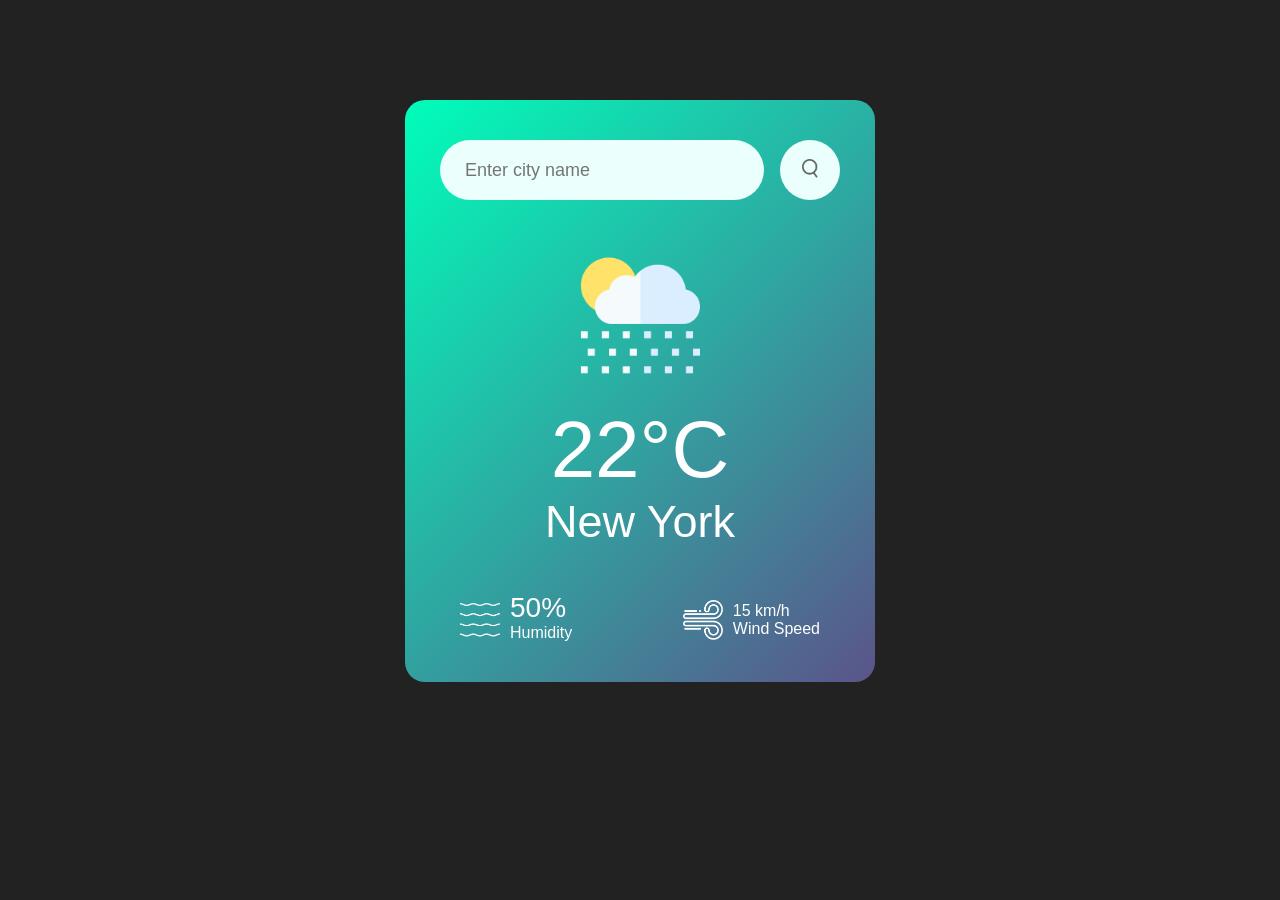
<file: index.html>
<!DOCTYPE html>
<html lang="en">
<head>
    <meta charset="UTF-8">
    <meta name="viewport" content="width=device-width, initial-scale=1.0">
    <title>Weather App</title>
    <link rel="stylesheet" href="style.css">
</head>
<body>
    <div class="card">
        <div class="search">
            <input type="text" placeholder="Enter city name" spellcheck="false">
            <button><img src="search.png"></button>
        </div>
        <div class="weather">
            <img src="rain.png" class="weather-icon">
            <h1 class="temp">22°C</h1>
            <h2 class="city">New York</h2>
            <div class="details">
                <div class="col">
                    <img src="humidity.png">
                    <div>
                        <p class="humidity">50%</p>
                        <p>Humidity</p>
                    </div>
                </div>
                <div class="col">
                    <img src="wind.png">
                    <div>
                        <p class="wind">15 km/h</p>
                        <p>Wind Speed</p>
                    </div>
                </div>
            </div>
        </div>
    </div>
<script>
    const apiKey ="491af14a279d12de82e1846239682ffe";
    const apiUrl ="https://api.openweathermap.org/data/2.5/weather?units=metric&q=";
const searchBox = document.querySelector(".search input")
const searchBtn = document.querySelector(".search button")
 const weatherIcon = document.querySelector(".weather-icon");
        
    async function checkWeather(city) {
        const response=await fetch(apiUrl + city+ `&appid=${apiKey}`);
        var data = await response.json();
        console.log(data);
        document.querySelector(".city").innerHTML=data.name;
        document.querySelector(".temp").innerHTML=Math.round(data.main.temp )+  "°C";
        document.querySelector(".humidity").innerHTML=data.main.humidity +"%";
        document.querySelector(".wind").innerHTML=data.wind.spee +" km/h";
        if(data.weather[0].main == "Clouds"){
           weatherIcon.src="clouds.png";
    }
    else if(data.weather[0].main == "Clear"){
        weatherIcon.src ="clear.png";
    }
     else if(data.weather[0].main == "Clear"){
        weatherIcon.src ="clear.png";
    }
     else if(data.weather[0].main == "Rain"){
        weatherIcon.src ="rain.png";
    }
     else if(data.weather[0].main == "Drizzle"){
        weatherIcon.src ="drizzle.png";
    }
     else if(data.weather[0].main == "Mist"){
        weatherIcon.src ="mist.png";
    }
     else if(data.weather[0].main == "Snow"){
        weatherIcon.src ="snow.png";
    }
}
    searchBtn.addEventListener("click", ()=>{
checkWeather(searchBox.value);
    })
    
</script>
</body>
</html>
</file>
<file: style.css>
*{
    margin:0;
    padding:0;
    font-family: 'Poppins', sans-serif;
    box-sizing: border-box;
}
body{
    background: #222;
}
.card{
    width:90%;
    max-width: 470px;
    background: linear-gradient(135deg, #00feba, #5b548a);
    color:#fff;
    margin:100px auto 0;
    border-radius: 20px;
    padding:40px 35px;
    text-align:center;   
}
.search{
    width:100%;
    display: flex;
    align-items: center;
    justify-content: space-between;
}
.search input{
    border:0;
    outline: 0;
    background: #ebfffc;
    color:#555;
    padding:10px 25px;
    height:60px;
    border-radius: 30px;
    flex:1;
    margin-right: 16px;
    font-size: 18px;
}
.search button{
    border:0;
    outline:0;
    background: #ebfffc;
    border-radius: 50%;
    width:60px;
    height:60px;
    cursor:pointer;
}
.search button img{
    width:16px;
}
.weather-icon{
    width:170px;
    margin-top: 30px;
}
.weather h1{
    font-size:80px;
    font-weight: 500;
}
.weather h2{
    font-size:45px;
    font-weight: 400;
    margin: top -10px;
}
.details{
    display:flex;
    align-items: center;
    justify-content: space-between;
    padding:0 20px;
    margin-top:50px;
}
.col{
    display:flex;
    align-items:center;
    text-align:left;
}
.col img{
    width:40px;
    margin-right:10px;
}
.humidity, wind{
    font-size: 28px;
    margin-top:-6px;
}
</file>
